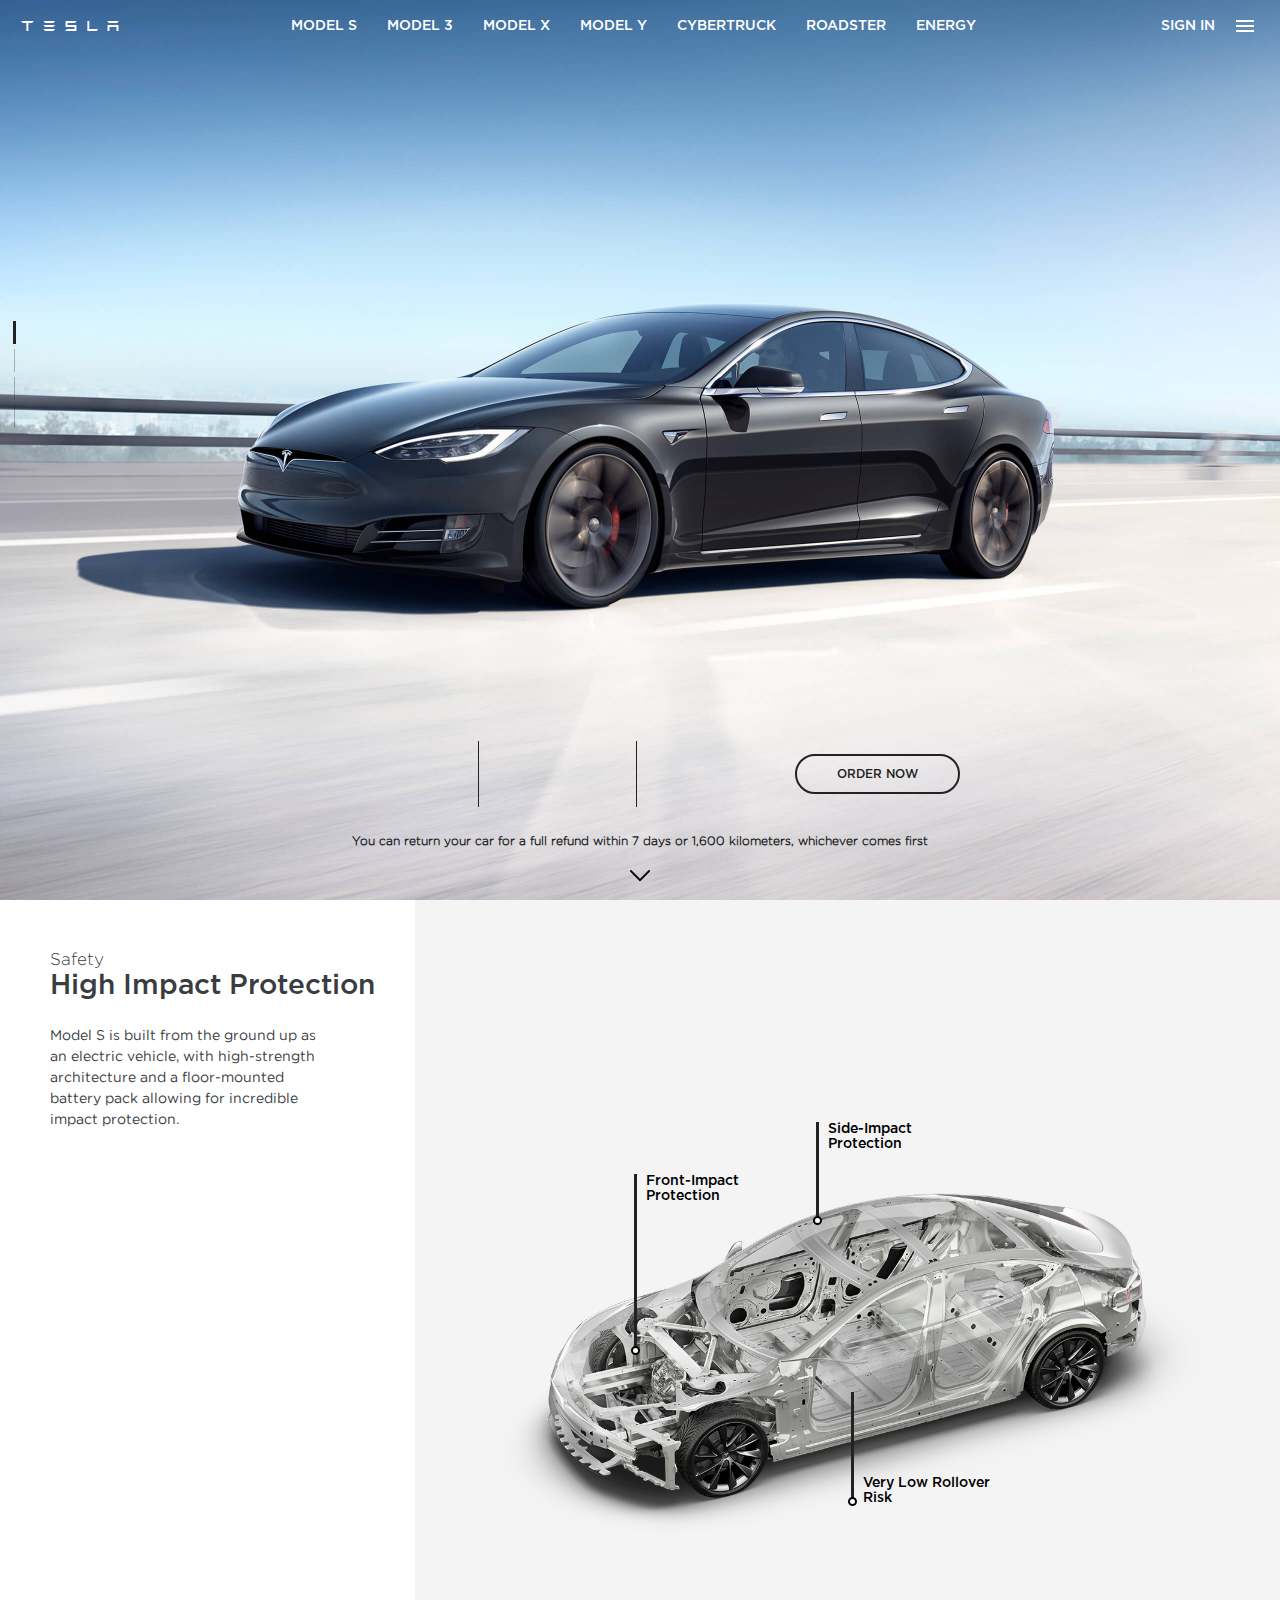
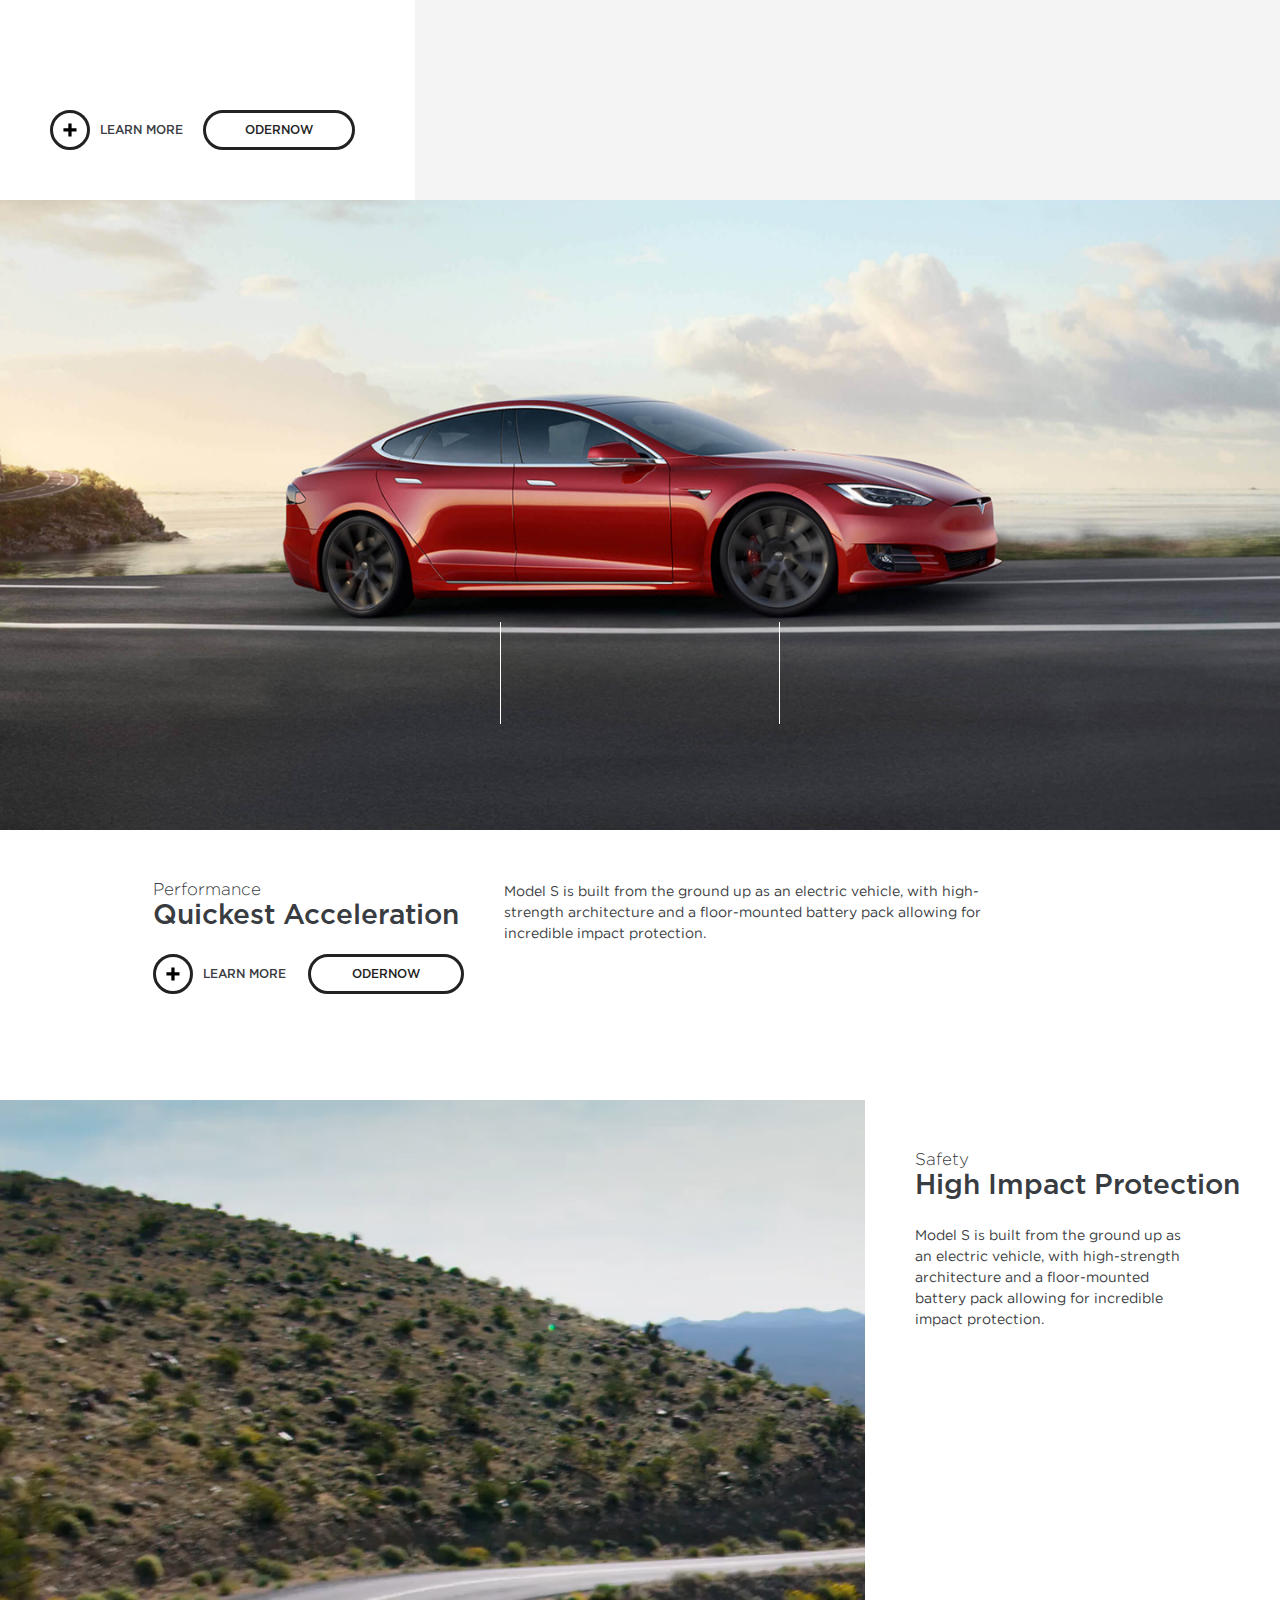
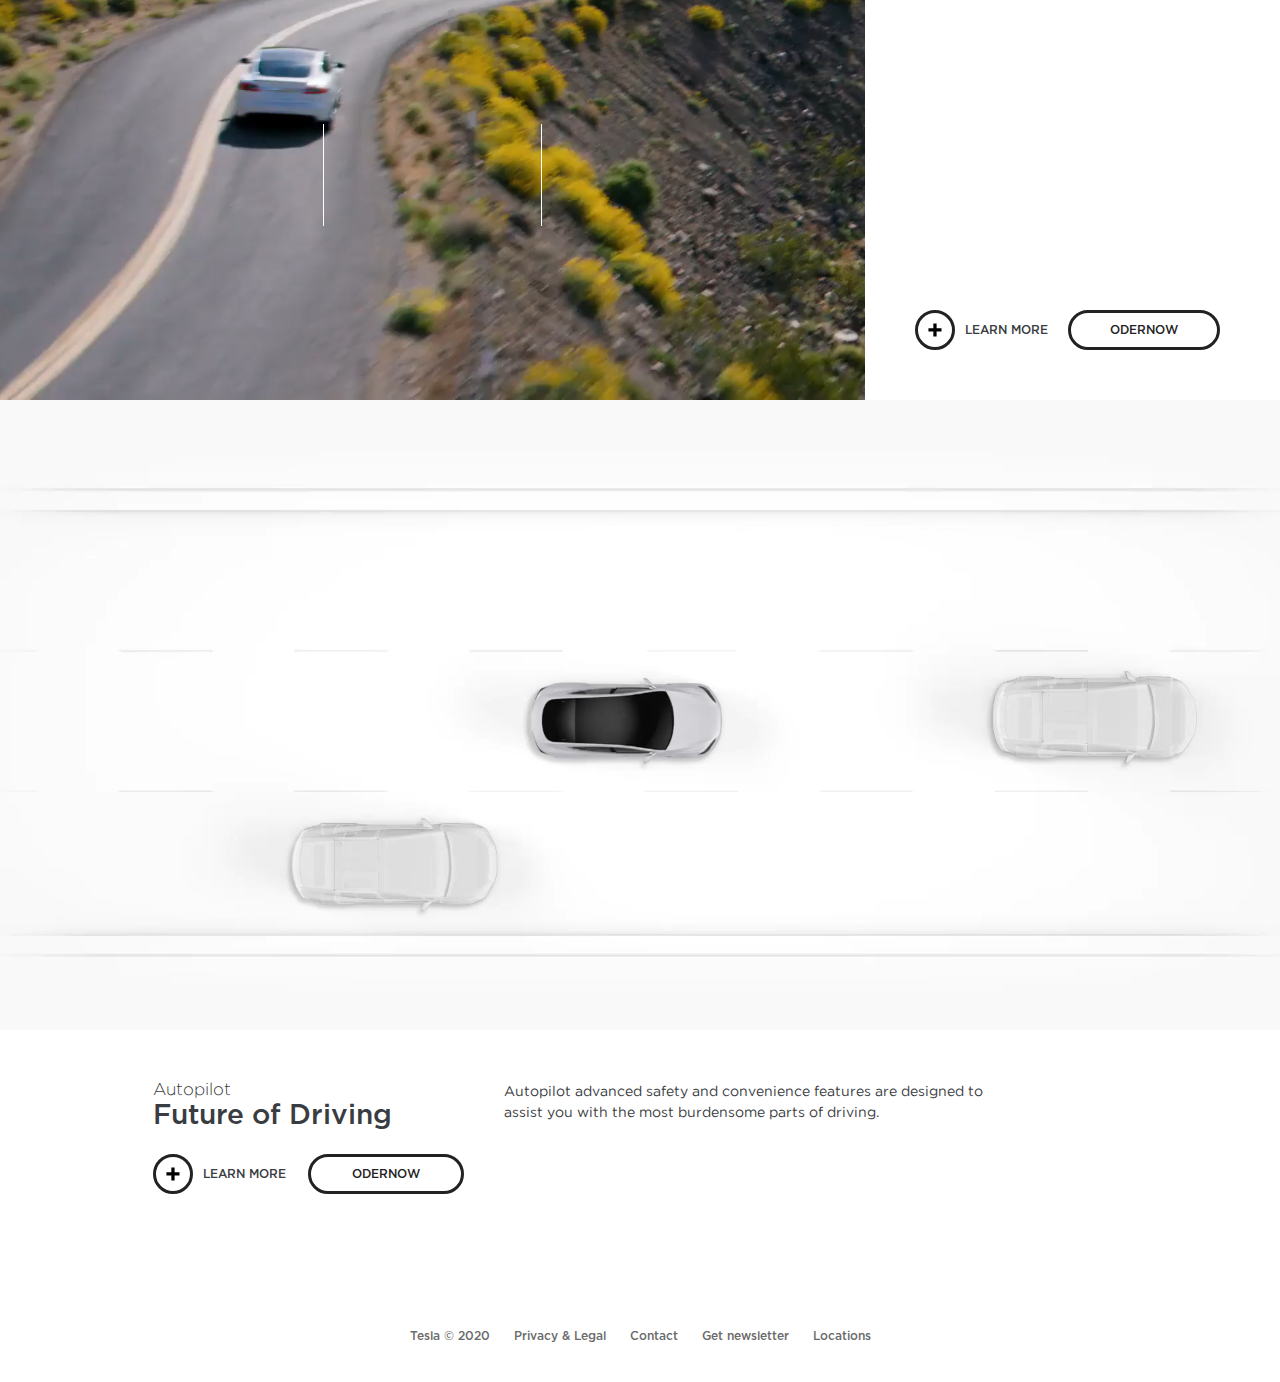
<file: detail.html>
<!DOCTYPE html>
<html lang="en">
  <head>
    <meta charset="UTF-8" />
    <meta name="viewport" content="width=device-width, initial-scale=1.0" />
    <link
      href="https://fonts.googleapis.com/css?family=Rubik:400,500,700&display=swap"
      rel="stylesheet"
    />

    <link rel="stylesheet" href="./css/reset.css" />
    <link rel="stylesheet" href="./css/setting.css" />
    <link rel="stylesheet" href="./css/main.css" />
    <title>Model S | Tesla</title>
  </head>
  <body>
    <div class="wrapper">
      <header class="header">
        <div class="header-container">
          <div class="logo">
            <a href="#" class="logo-link">
              <svg class="logo-link__icon"></svg>
            </a>
          </div>
          <div class="menu">
            <ul class="menu-list">
              <li class="nav--list_item">
                <a href="/en_hk/models" class="nav--list_link">Model S</a>
              </li>
              <li class="nav--list_item">
                <a href="/en_hk/model3" class="nav--list_link">Model 3</a>
              </li>
              <li class="nav--list_item">
                <a href="/en_hk/modelx" class="nav--list_link">Model X</a>
              </li>
              <li class="nav--list_item">
                <a href="/en_hk/modely" class="nav--list_link">Model Y</a>
              </li>
              <li class="nav--list_item">
                <a href="/en_hk/cybertruck" class="nav--list_link"
                  >Cybertruck</a
                >
              </li>
              <li
                class="tds--hide_on_mobile nav--list_item tds-header-nav--roadster"
              >
                <a href="/en_hk/roadster" class="nav--list_link">Roadster</a>
              </li>
              <li class="nav--list_item">
                <a href="/en_hk/energy" class="nav--list_link">Energy</a>
              </li>
            </ul>
          </div>
          <div class="sign_in">
            <a
              href="/en_hk/teslaaccount"
              class="nav--list_link tds-link_for-login tds-header-nav--auth_link"
              >Sign In</a
            >
            <div id="hamburger-bar">
              <div class="hamburger-icons">
                <span></span>
              </div>
            </div>
          </div>
          <div class="nav-second">
            <ul class="nav--list">
              <li class="nav--list_item">
                <a href="#" class="nav--list_link">Existing Inventory</a>
              </li>
              <li class="nav--list_item">
                <a href="#" class="nav--list_link">Used Inventory</a>
              </li>
              <li class="nav--list_item">
                <a href="#" class="nav--list_link">Find Us</a>
              </li>
              <li class="nav--list_item">
                <a href="#" class="nav--list_link">Support</a>
              </li>
              <li class="nav--list_item">
                <a href="#" class="nav--list_link">Get Newsletter</a>
              </li>
              <li class="nav--list_item">
                <a href="#" class="nav--list_link">News</a>
              </li>
              <li class="nav--list_item">
                <a href="#" class="nav--list_link">Semi</a>
              </li>
              <li class="nav--list_item">
                <a href="#" class="nav--list_link">Charging</a>
              </li>
              <li class="nav--list_item">
                <a href="#" class="nav--list_link">Shop</a>
              </li>
            </ul>
          </div>
        </div>
      </header>

      <main class="site-content">
        <div class="layout-main">
          <section class="section">
            <div class="block-system">
              <section class="block__region" data-title="model-s">
                <div class="pannable-carousel">
                  <div class="hero-showcase">
                    <div class="asset-container">
                      <picture class="hero-image">
                        <img
                          src="./image/model-s@2x.jpg"
                          alt="Tesla"
                          class="hero-image"
                        />
                      </picture>
                    </div>
                    <div class="hero-content--container">
                      <div class="hero-content--titles">
                        <div class="hero-container">
                          <span class="header-upper animate--to_reveal"
                            >Tesla</span
                          >
                          <h1 class="header-lower animate--to_reveal">
                            Model S
                          </h1>
                        </div>
                      </div>
                      <div class="product-content--links"></div>
                      <div class="hero-properties">
                        <div class="hero-callout">
                          <div class="callout-center animate--to_reveal">
                            <div class="callout-container">
                              <div class="callout-title">
                                <div class="callout-speedometer">
                                  <div class="speedometer">
                                    <div class="speedometer-circle">
                                      <div
                                        class="speedometer-circle-inner animate--to_reveal"
                                      ></div>
                                    </div>
                                    <div class="speedometer-needle"></div>
                                  </div>
                                  <div class="numbers">
                                    <div class="numbers-digit">
                                      <span
                                        class="number text--section_headline"
                                      >
                                        <span
                                          class="number-inner"
                                          style="--cmp-speedometer-integer-translation: -20%;"
                                        >
                                          0<br />1<br />2<br />3<br />4<br />5<br />6<br />7<br />8<br />9
                                        </span>
                                      </span>
                                      <span
                                        class="number-separater text--section_headline"
                                        >.</span
                                      >
                                      <span
                                        class="number text--section_headline"
                                      >
                                        <span
                                          class="number-inner"
                                          style="--cmp-speedometer-integer-translation: -60%;"
                                        >
                                          0<br />1<br />2<br />3<br />4<br />5<br />6<br />7<br />8<br />9
                                        </span>
                                      </span>
                                    </div>
                                    <span
                                      class="text--section_headline text--item_headline"
                                      >s</span
                                    >
                                  </div>
                                </div>
                              </div>
                              <div class="callout-description">
                                From 0-100 km/h
                              </div>
                            </div>
                          </div>
                          <div class="callout-line"></div>
                          <div
                            class="callout-center animate--to_reveal"
                            style="transition-delay: 0.2s;"
                          >
                            <div class="callout-container">
                              <div class="callout-title">
                                <div class="callout-title--text">
                                  <div class="text--section_headline">804</div>
                                  <div class="text--item_headline">liters</div>
                                </div>
                              </div>
                              <div class="callout-description">
                                Best In Class Storage
                              </div>
                            </div>
                          </div>
                          <div class="callout-line"></div>
                          <div
                            class="callout-center animate--to_reveal"
                            style="transition-delay: 0.4s;"
                          >
                            <div class="callout-container">
                              <div class="callout-title">
                                <div class="callout-title--text">
                                  <div class="text--section_headline">
                                    627
                                  </div>
                                  <div class="text--item_headline">km</div>
                                </div>
                              </div>
                              <div class="callout-description">
                                Range (Est.)
                              </div>
                            </div>
                          </div>
                          <div class="callout-center-btn">
                            <a href="#" class="callout-btn">Order now</a>
                          </div>
                        </div>
                      </div>
                      <div class="hero-content--disclaimers">
                        <div class="hero-disclaimer">
                          <p class="disclaimer">
                            You can return your car for a full refund within 7
                            days or 1,600 kilometers, whichever comes first
                          </p>
                        </div>
                      </div>
                      <button
                        class="icon--bounce icon--arrow icon--animation icon--black"
                      ></button>
                    </div>
                  </div>
                </div>
              </section>
              <section class="block__region" data-title="safety">
                <div class="banner">
                  <div class="banner-image">
                    <div class="assets-wraper">
                      <img src="./image/safety-model-s-hero.png" alt="" />
                      <ul class="banner-image--annotations">
                        <li class="annotations-front">
                          <span class="annotations-text"
                            >Front-Impact Protection</span
                          >
                        </li>
                        <li class="annotations-top">
                          <span class="annotations-text"
                            >Side-Impact Protection</span
                          >
                        </li>
                        <li class="annotations-bottom">
                          <span class="annotations-text"
                            >Very Low Rollover Risk</span
                          >
                        </li>
                      </ul>
                    </div>
                  </div>
                  <div class="banner-content banner-right">
                    <div class="banner-container">
                      <div class="banner-container--top">
                        <h2 class="banner-header">Safety</h2>
                        <h1 class="banner-subheader">
                          High Impact Protection
                        </h1>
                      </div>
                      <div class="banner-container--bottom">
                        <p class="banner-text">
                          Model S is built from the ground up as an electric
                          vehicle, with high-strength architecture and a
                          floor-mounted battery pack allowing for incredible
                          impact protection.
                        </p>
                        <div class="banner-space"></div>
                        <div class="banner-buttons">
                          <div class="btn--lear-more">
                            <i class="icon-plus"></i> Learn More
                          </div>
                          <a href="#" class="btn--ouline">OderNow</a>
                        </div>
                      </div>
                    </div>
                  </div>
                </div>
              </section>
              <section class="block__region" data-title="powereverything">
                <div class="banner banner-column">
                  <div class="banner-image-clm">
                    <div class="assets-wraper-clm">
                      <img src="./image/model-s-performance.jpg" alt="" />
                      <div class="hero-properties-banner">
                        <div class="hero-callout">
                          <div class="callout-center animate--to_reveal">
                            <div class="callout-container">
                              <div class="callout-title">
                                <div class="callout-title--text">
                                  <div
                                    class="text--section_headline text--white--left"
                                  >
                                    AWD
                                  </div>
                                </div>
                              </div>
                              <div
                                class="callout-description text--white--left"
                              >
                                Dual Motor All-Wheel Drive instantly controls
                                traction and torque, in all weather conditions
                              </div>
                            </div>
                          </div>
                          <div class="callout-line"></div>
                          <div
                            class="callout-center animate--to_reveal"
                            style="transition-delay: 0.2s;"
                          >
                            <div class="callout-container">
                              <div class="callout-title">
                                <div class="callout-speedometer">
                                  <div class="speedometer">
                                    <div class="speedometer-circle">
                                      <div
                                        class="speedometer-circle-inner animate--to_reveal"
                                      ></div>
                                    </div>
                                    <div class="speedometer-needle"></div>
                                  </div>
                                  <div class="numbers">
                                    <div class="numbers-digit">
                                      <span
                                        class="number text--section_headline text--white--left"
                                      >
                                        <span
                                          class="number-inner"
                                          style="--cmp-speedometer-integer-translation: -20%;"
                                        >
                                          0<br />1<br />2<br />3<br />4<br />5<br />6<br />7<br />8<br />9
                                        </span>
                                      </span>
                                      <span
                                        class="number-separater text--section_headline text--white--left"
                                        >.</span
                                      >
                                      <span
                                        class="number text--section_headline text--white--left"
                                      >
                                        <span
                                          class="number-inner"
                                          style="--cmp-speedometer-integer-translation: -60%;"
                                        >
                                          0<br />1<br />2<br />3<br />4<br />5<br />6<br />7<br />8<br />9
                                        </span>
                                      </span>
                                    </div>
                                    <span
                                      class="text--section_headline text--item_headline text--white--left"
                                      >s</span
                                    >
                                  </div>
                                </div>
                              </div>
                              <div
                                class="callout-description text--white--left"
                              >
                                The quickest acceleration of any production
                                sedan on earth—from zero to 100 km/h in as
                                little as 2.6 seconds
                              </div>
                            </div>
                          </div>
                          <div class="callout-line"></div>
                          <div
                            class="callout-center animate--to_reveal"
                            style="transition-delay: 0.4s;"
                          >
                            <div class="callout-container">
                              <div class="callout-title">
                                <div class="callout-title--text">
                                  <div
                                    class="text--section_headline text--white--left"
                                  >
                                    250
                                  </div>
                                  <div
                                    class="text--item_headline text--white--left"
                                  >
                                    km
                                  </div>
                                </div>
                              </div>
                              <div
                                class="callout-description text--white--left"
                              >
                                Improved handling and aerodynamics allow for a
                                top speed of 250 km/h
                              </div>
                            </div>
                          </div>
                        </div>
                      </div>
                    </div>
                  </div>
                  <div class="banner-content-clm">
                    <div class="banner-container">
                      <div class="banner-container--top">
                        <h2 class="banner-header">Performance</h2>
                        <h1 class="banner-subheader">
                          Quickest Acceleration
                        </h1>
                        <div class="banner-buttons">
                          <div class="btn--lear-more">
                            <i class="icon-plus"></i> Learn More
                          </div>
                          <a href="#" class="btn--ouline">OderNow</a>
                        </div>
                      </div>
                      <div class="banner-container--bottom">
                        <p class="banner-text">
                          Model S is built from the ground up as an electric
                          vehicle, with high-strength architecture and a
                          floor-mounted battery pack allowing for incredible
                          impact protection.
                        </p>
                      </div>
                    </div>
                  </div>
                </div>
              </section>
              <section class="block__region" data-title="modely">
                <div class="banner">
                  <div class="banner-image">
                    <div class="assets-wraper-clm">
                      <video
                        src="./image/range.mp4"
                        class="banner-video"
                        autoplay
                        loop
                      ></video>
                      <div class="hero-properties-banner">
                        <div class="hero-callout full-size">
                          <div class="callout-center animate--to_reveal">
                            <div class="callout-container">
                              <div class="callout-title">
                                <div class="callout-title--text">
                                  <div
                                    class="text--section_headline text--white--left"
                                  >
                                    627
                                  </div>
                                  <div
                                    class="text--item_headline text--white--left"
                                  >
                                    km
                                  </div>
                                </div>
                              </div>
                              <div
                                class="callout-description text--white--left"
                              >
                                The longest electric range of any car on the
                                road—up to 627 kilometers
                              </div>
                            </div>
                          </div>
                          <div class="callout-line"></div>
                          <div
                            class="callout-center animate--to_reveal"
                            style="transition-delay: 0.2s;"
                          >
                            <div class="callout-container">
                              <div class="callout-title">
                                <div class="callout-title--text">
                                  <div
                                    class="text--section_headline text--white--left"
                                  >
                                    15
                                  </div>
                                  <div
                                    class="text--item_headline text--white--left"
                                  >
                                    min
                                  </div>
                                </div>
                              </div>
                              <div
                                class="callout-description text--white--left"
                              >
                                Recharge up to 219 kilometers in 15 minutes at
                                any Supercharger location
                              </div>
                            </div>
                          </div>
                          <div class="callout-line"></div>
                          <div
                            class="callout-center animate--to_reveal"
                            style="transition-delay: 0.4s;"
                          >
                            <div class="callout-container">
                              <div class="callout-title">
                                <div class="callout-title--text">
                                  <div
                                    class="text--section_headline text--white--left"
                                  >
                                    16,000
                                  </div>
                                  <div
                                    class="text--item_headline text--white--left"
                                  >
                                    +
                                  </div>
                                </div>
                              </div>
                              <div
                                class="callout-description text--white--left"
                              >
                                Superchargers placed along well-traveled routes
                                around the world
                              </div>
                            </div>
                          </div>
                        </div>
                      </div>
                    </div>
                  </div>
                  <div class="banner-content">
                    <div class="banner-container">
                      <div class="banner-container--top">
                        <h2 class="banner-header">Safety</h2>
                        <h1 class="banner-subheader">
                          High Impact Protection
                        </h1>
                      </div>
                      <div class="banner-container--bottom">
                        <p class="banner-text">
                          Model S is built from the ground up as an electric
                          vehicle, with high-strength architecture and a
                          floor-mounted battery pack allowing for incredible
                          impact protection.
                        </p>
                        <div class="banner-space"></div>
                        <div class="banner-buttons">
                          <div class="btn--lear-more">
                            <i class="icon-plus"></i> Learn More
                          </div>
                          <a href="#" class="btn--ouline">OderNow</a>
                        </div>
                      </div>
                    </div>
                  </div>
                </div>
              </section>
              <section class="block__region" data-title="powereverything">
                <div class="banner banner-column">
                  <div class="banner-image-clm">
                    <div class="assets-wraper-clm">
                      <video
                        src="./image/autopilot_1.mp4"
                        class="banner-video"
                        autoplay
                        loop
                      ></video>
                      <div class="hero-properties-banner-left">
                        <div class="hero-callout-left">
                          <div class="callout-center animate--to_reveal">
                            <div class="callout-container">
                              <div class="callout-title">
                                <div class="callout-title--text">
                                  <div
                                    class="text--section_headline text--white"
                                  >
                                    360°
                                  </div>
                                </div>
                              </div>
                              <div class="callout-description text--left">
                                Rear, side and forward-facing cameras provide
                                maximum visibility
                              </div>
                            </div>
                          </div>
                          <div class="callout-line"></div>
                          <div
                            class="callout-center animate--to_reveal"
                            style="transition-delay: 0.2s;"
                          >
                            <div class="callout-container">
                              <div class="callout-title">
                                <div class="callout-title--text">
                                  <div
                                    class="text--section_headline text--white"
                                  >
                                    160
                                  </div>
                                  <div class="text--item_headline text--white">
                                    m
                                  </div>
                                </div>
                              </div>
                              <div class="callout-description text--left">
                                Forward-facing radar provides a long-range view
                                of distant objects
                              </div>
                            </div>
                          </div>
                          <div class="callout-line"></div>
                          <div
                            class="callout-center animate--to_reveal"
                            style="transition-delay: 0.4s;"
                          >
                            <div class="callout-container">
                              <div class="callout-title">
                                <div class="callout-title--text">
                                  <div
                                    class="text--section_headline text--white"
                                  >
                                    250
                                  </div>
                                  <div class="text--item_headline text--white">
                                    km
                                  </div>
                                </div>
                              </div>
                              <div class="callout-description text--left">
                                Improved handling and aerodynamics allow for a
                                top speed of 250 km/h
                              </div>
                            </div>
                          </div>
                        </div>
                      </div>
                    </div>
                  </div>
                  <div class="banner-content-clm">
                    <div class="banner-container">
                      <div class="banner-container--top">
                        <h2 class="banner-header">Autopilot</h2>
                        <h1 class="banner-subheader">
                          Future of Driving
                        </h1>
                        <div class="banner-buttons">
                          <div class="btn--lear-more">
                            <i class="icon-plus"></i> Learn More
                          </div>
                          <a href="#" class="btn--ouline">OderNow</a>
                        </div>
                      </div>
                      <div class="banner-container--bottom">
                        <p class="banner-text">
                          Autopilot advanced safety and convenience features are
                          designed to assist you with the most burdensome parts
                          of driving.
                        </p>
                      </div>
                    </div>
                  </div>
                </div>
              </section>
              <ul class="side_nav-container tds-list hero-nav">
                <li
                  class="side_nav-item side_nav-item--selected"
                  data-title="model-s"
                >
                  <div class="side_nav-tab"></div>
                  <div class="side_nav-label" data-button-text="model-s">
                    Tesla
                  </div>
                </li>
                <li class="side_nav-item" data-title="safety">
                  <div class="side_nav-tab"></div>
                  <div class="side_nav-label" data-button-text="safety">
                    Discover Tesla
                  </div>
                </li>
                <li class="side_nav-item " data-title="powereverything">
                  <div class="side_nav-tab"></div>
                  <div
                    class="side_nav-label"
                    data-button-text="Power Everything"
                  >
                    Power Everything
                  </div>
                </li>
                <li class="side_nav-item " data-title="modely">
                  <div class="side_nav-tab"></div>
                  <div class="side_nav-label" data-button-text="Model Y">
                    Model Y
                  </div>
                </li>
              </ul>
            </div>
          </section>
        </div>
      </main>

      <footer class="footer-content">
        <div class="footer-container">
          <ul class="footer-list">
            <li class="footer-item--link">Tesla © 2020</li>
            <li class="footer-item--link">Privacy & Legal</li>
            <li class="footer-item--link">Contact</li>
            <li class="footer-item--link">Get newsletter</li>
            <li class="footer-item--link">Locations</li>
          </ul>
        </div>
      </footer>
    </div>
    <!-- <script src="./js/fullpage.min.js"></script> -->

    <script src="./js/main.js"></script>
  </body>
</html>
</file>
<file: css/setting.css>
@font-face {
  font-family: Gotham Medium;
  src: url(../font/GothamMedium.otf) format('opentype');
}

@font-face {
  font-family: Gotham Light;
  src: url(../font/GothamLightRegular.otf) format('opentype');
}

@font-face {
  font-family: Gotham Book;
  src: url(../font/GothamBookRegular.otf) format('opentype');
}

:root {
  --primary-color: #ff817e;
  --gray-dark: #263a41;
  --gray-light: #888;
  --white: white;
  --black: black;
  --bg-block: #fff9f8;
  --primary-font: 'Gotham Medium';
  --secondary-font: 'Gotham Light';
  --third-font: 'Gotham Book';
  --wrapper: 192rem;
  --container: 117rem;
}
*,
*:before,
*:after {
  box-sizing: border-box;
}
html {
  font-size: 62.5%;
}
body {
  font-family: var(--primary-font);
  font-weight: 300;
  color: var(--black);
  background-color: var(--white);
}
img {
  display: block;
  max-width: 100%;
}
a {
  display: block;
  text-decoration: none;
}
.wrapper {
  max-width: var(--wrapper);
  margin-left: auto;
  margin-right: auto;
}
.container {
  max-width: var(--container);
  padding-left: 1.5rem;
  padding-right: 1.5rem;
  margin-left: auto;
  margin-right: auto;
}
</file>
<file: css/main.css>
.logo-link__icon {
  background-image: url([data-uri]);
  background-repeat: no-repeat;
  max-width: 100%;
  overflow: hidden;
  background-size: contain;
  height: 100%;
  background-position: center;
  filter: invert(1);
}

.header {
  z-index: 999;
}

.header-container {
  padding: 0px 20px;
  display: flex;
  align-items: center;
  justify-content: space-between;
  height: 52px;
}

.logo {
  height: 100%;
}

a.logo-link {
  height: 100%;
  width: 100px;
}

ul.menu-list {
  display: flex;
}

a.nav--list_link {
  color: #fff;
  font-size: 14px;
  font-weight: 400;
  font-family: var(--primary-font);
  margin: 0px 15px;
  line-height: 18px;
  text-transform: uppercase;
}

a.nav--list_link:hover {
  color: #bbbdbf;
}

.pannable-carousel--default {
  min-height: 100vh;
}

.asset-container {
  height: 100vh;
  width: 100%;
  overflow: hidden;
}

img.image,
.hero-image {
  height: 100%;
  width: 100%;
  object-fit: cover;
}

img.image {
  transition: all 0.5s ease 0s;
}

.product-content--container,
.hero-content--container {
  position: absolute;
  top: 15%;
  bottom: 0;
  left: 0;
  right: 0;
  display: flex;
  flex-direction: column;
  align-items: center;
  justify-content: flex-end;
}

.product-content--container {
  opacity: 0;
}

.header {
  position: absolute;
  width: 100%;
}

.product-content--links {
  flex-grow: 1;
}

.product-content--titles {
  display: flex;
  padding-top: 24px;
}

h1.top-caption,
.header-lower {
  font-size: 40px;
  color: #fff;
  line-height: 40px;
}

h1.top-caption {
  transition: all 1s ease;
}

.button-group {
  padding-top: 20px;
  display: none;
}

a.btn-radius {
  font-size: 12px;
  padding: 5px 40px;
  border: 3px solid #fff;
  border-radius: 100px;
  color: #fff;
  line-height: 1.2;
  min-height: 40px;
  margin: 8px;
  display: inline-flex;
  align-items: center;
  min-width: 250px;
  width: auto;
  justify-content: center;
  text-transform: uppercase;
}

.product--is-active {
  display: flex !important;
}

.btn--outline {
  transition: all 0.3s;
}
.btn--white,
.btn--outline:hover {
  background-color: #fff !important;
  color: #444444 !important;
}

ul.carousel-indicators {
  display: flex;
  line-height: 1.5;
}

button.carousel-indicator {
  width: 10px;
  height: 10px;
  border-radius: 50%;
  border: 3px solid gray;
  background-color: transparent;
  padding: 0;
  margin: 0 4px;
  cursor: pointer;
}

.disclaimer {
  font-size: 12px;
  color: #fff;
  line-height: 1.5;
}

.product-disclaimer {
  display: none;
  min-height: 48px;
}

.icon--arrow {
  background-image: url([data-uri]);
  background-size: contain;
  background-color: transparent;
  border: none;
  filter: invert(1);
  margin-bottom: 10px;
  outline: none;
  background-repeat: no-repeat;
}

.icon--bounce {
  width: 20px;
  height: 20px;
  cursor: pointer;
}

.icon--animation {
  animation: any 2s linear 0s infinite;
}

@keyframes any {
  0%,
  20%,
  50%,
  80%,
  100% {
    transform: translateY(0);
  }
  40% {
    transform: translateY(5px);
  }
  60% {
    transform: translateY(3px);
  }
}

.carousel-indicator--is-active {
  background-color: #fff !important;
  border: 3px solid #fff !important;
}

.animation-zoom {
  transform: scale(2) translate(-30px, -35px);
}

.block__region {
  position: relative;
}

.animate--slide_and_fade {
  opacity: 0;
  transform: translateX(4vh);
  transition: opacity 0.75s ease-in 0s !important;
}

.animate--slide_and_fade.product--is-active {
  opacity: 1 !important;
  transform: translateY(0) !important;
  transition: all 0.75s ease-in 0s !important;
}

.product-content--titles > div {
  display: none;
}

.animate_large--revealed {
  opacity: 1;
  transition: opacity 1.5s cubic-bezier(0.165, 0.84, 0.44, 1);
  transform: translateX();
}

.animate--slide_to_left {
  animation: sildeToLeft 0.5s ease;
}

.animate--slide_to_right {
  animation: sildeToRight 0.5s ease;
}

@keyframes sildeToLeft {
  from {
    opacity: 0;
    transform: translateX(20vh);
  }
  to {
    opacity: 1;
    transform: translateX(0);
  }
}

@keyframes sildeToRight {
  from {
    opacity: 0;
    transform: translateX(-20vh);
  }
  to {
    opacity: 1;
    transform: translateX(0);
  }
}

.side_nav-container {
  display: block;
  left: 0;
  margin-top: -78px;
  position: fixed;
  top: 50%;
  transform: translateY(-50%);
  z-index: 5;
}

.side_nav-item {
  cursor: pointer;
  margin: 0;
  position: relative;
  width: 60px;
  padding-bottom: 0;
}

.side_nav-item--selected .side_nav-tab {
  width: 3px;
  color: #fff;
  opacity: 1;
  margin-left: 13px;
}

.hero-nav .side_nav-item--selected .side_nav-tab {
  background-color: #222;
}

.hero-nav .side_nav-tab {
  background-color: #000;
}

.side_nav-tab {
  background-color: #ffffff;
  margin: 5px 0 0 14px;
  opacity: 0.25;
  width: 1px;
  height: 23px;
  transition: all 0.2s ease;
}

.side_nav-label {
  float: left;
  color: #fff;
  font-size: 10px;
  font-weight: 400;
  left: 0;
  letter-spacing: 0.02em;
  margin-left: 24px;
  pointer-events: none;
  position: absolute;
  text-transform: uppercase;
  top: 0;
  line-height: 2;
  transition: opacity 0.1s ease;
  width: 300px;
  opacity: 0;
}

.hero-nav .side_nav-label {
  color: #222;
}

.side_nav-item:hover .side_nav-label {
  opacity: 1;
}

.pannable-carousel--default,
.hero-showcase {
  position: relative;
}

.footer-container {
  padding: 30px 0 40px 0;
}

ul.footer-list {
  display: flex;
  justify-content: center;
}

li.footer-item--link {
  color: #6b6b6b;
  font-size: 12px;
  margin: 0 12px;
}

.video-hero-page {
  width: 100vw;
  height: 100vh;
  object-fit: cover;
}

.sign_in {
  display: flex;
  justify-content: center;
  align-items: center;
}

#hamburger-bar {
  width: 30px;
  height: 30px;
  display: flex;
  justify-content: center;
  align-items: center;
  z-index: 500;
}

.hamburger-icons {
  width: 18px;
  height: 18px;
  position: relative;
  transform: rotate(0deg);
  transition: 0.5s ease-in-out;
  cursor: pointer;
  display: flex;
  align-items: center;
}

#hamburger-bar span {
  height: 2px;
  width: 100%;
  background: #fff;
  opacity: 1;
  transform: rotate(0deg);
  transition: 0.25s ease-in-out;
}

#hamburger-bar span::before,
#hamburger-bar span::after {
  content: '';
  position: absolute;
  height: 2px;
  width: 100%;
  background: #fff;
  opacity: 1;
  transform: rotate(0deg);
  transition: 0.25s ease-in-out;
}

#hamburger-bar span::before {
  top: 5px;
}

#hamburger-bar span::after {
  top: -5px;
}

#hamburger-bar.open span::before {
  top: 0px;
  transform: rotate(135deg);
  background-color: #000;
}

#hamburger-bar.open span {
  background-color: transparent;
}

#hamburger-bar.open span::after {
  top: 0px;
  transform: rotate(-135deg);
  background-color: #000;
}

.nav-second {
  width: 312px;
  height: 100vh;
  position: fixed;
  top: 0;
  right: 0;
  padding: 52px 20px 20px;
  border: 1px solid rgb(56, 56, 56, 0.5);
  background-color: #fff;
  transform: translateX(312px);
  transition: transform 0.3s ease-in;
}

.nav-second.active {
  transform: translateX(0);
}

.nav-second .nav--list_item .nav--list_link {
  padding: 25px 15px;
  color: #000;
  margin: 0;
  border-bottom: 1px solid #d0d1d2;
}

.icon--black {
  filter: none !important;
}

.hero-container {
  display: flex;
  flex-direction: column;
  align-items: center;
}

.header-upper {
  font-size: 20px;
  font-weight: 500;
  color: #fff;
  font-family: var(--secondary-font);
  line-height: 2;
}

.speedometer {
  background-image: url([data-uri]);
  background-repeat: no-repeat;
  width: 44px;
  height: 27px;
  background-size: 100% auto;
  position: relative;
  margin-right: 10px;
}

.speedometer-circle {
  position: absolute;
  width: 30px;
  height: 15px;
  bottom: 3.5px;
  left: 7px;
  overflow: hidden;
}

.speedometer-circle-inner {
  background-image: url([data-uri]);
  background-repeat: no-repeat;
  width: 30px;
  height: 15.5px;
  background-size: 100% auto;
  position: absolute;
  bottom: 0;
  left: 0;
}

.hero-callout {
  margin: 25px 0;
}

.speedometer-needle {
  background-image: url([data-uri]);
  background-repeat: no-repeat;
  background-size: 100%;
  width: 4.5px;
  height: 17px;
  position: absolute;
  left: 20px;
  bottom: 2px;
  transform: rotate(-94deg);
  transform-origin: 30% 82%;
  transition: transform 1.733s cubic-bezier(0.77, 0, 0.175, 1) 0s;
}

.callout-speedometer {
  display: flex;
  align-items: center;
}

.numbers-digit {
  display: flex;
}

span.number {
  line-height: 36px;
  height: 36px;
  overflow: hidden;
}

.text--section_headline {
  font-size: 28px;
  color: #222;
  letter-spacing: -0.5px;
}

span.number-separater {
  display: flex;
  align-items: center;
}

.numbers {
  display: flex;
  align-items: center;
}

.callout-description {
  text-align: center;
  font-size: 12px;
  font-family: var(--secondary-font);
  font-weight: bold;
  line-height: 1.5;
}

.callout-title {
  min-height: 48px;
  display: flex;
  align-items: center;
}

.callout-center {
  width: 25%;
  display: flex;
  justify-content: center;

  transition: opacity 0.2s ease;
}

.hero-callout {
  margin: 25px 0;
  display: flex;
  justify-content: center;
}

.hero-properties {
  width: 640px;
}

.callout-line {
  background-color: #222;
  width: 1px;
}

.text--item_headline {
  font-size: 24px;
  padding-left: 3px;
}

.callout-title--text {
  display: flex;
  line-height: 36px;
  align-items: baseline;
}

.callout-center-btn {
  display: flex;
  justify-content: center;
  align-items: center;
}

.callout-btn {
  height: 40px;
  background-color: transparent;
  border: 2px solid #222;
  border-radius: 20px;
  font-size: 12px;
  color: #222;
  width: 100%;
  font-weight: 400;
  text-transform: uppercase;
  line-height: 36px;
  padding: 0 40px;
  white-space: nowrap;
  transition: all 0.5s ease;
}

.callout-btn:hover {
  background-color: #222;
  color: #fff;
}

.hero-content--disclaimers {
  margin-bottom: 20px;
}

.hero-disclaimer .disclaimer {
  color: #222;
  font-family: var(--secondary-font);
  font-weight: bold;
}

.speedometer-circle-inner.animate--to_reveal {
  transform: rotate(-180deg);
  transform-origin: 50% 95% 0;
  transition: transform 1.733s cubic-bezier(0.77, 0, 0.175, 1) 0s;
}

.speedometer-circle-inner.animate--reveal {
  transform: rotate(0);
}

.speedometer-needle.animate--reveal {
  transform: rotate(90deg);
}

.number-inner {
  display: inline-block;
  transform: translateY(0);
  transition: transform 1.733s cubic-bezier(0.77, 0, 0.175, 1) 0s;
}

.number-inner.animate--reveal {
  transform: translateY(var(--cmp-speedometer-integer-translation));
}

.banner {
  display: flex;
  height: 100vh;
}

.banner-image {
  background-color: rgb(244, 244, 244);
  width: 100%;
  display: flex;
  justify-content: center;
  align-items: center;
}

.banner-content {
  min-width: 415px;
  width: 415px;
  min-height: 100vh;
}

.banner-right {
  order: -1;
}

.banner-container {
  padding: 50px 20px 50px 50px;
  color: #393c41;
  display: flex;
  flex-direction: column;
  height: 100%;
}

.banner-container--top {
  margin-bottom: 20px;
}

h2.banner-header {
  font-size: 17px;
  font-weight: 500;
  line-height: 18px;
  font-family: var(--secondary-font);
}

h1.banner-subheader {
  font-size: 28px;
  line-height: 36px;
}

.banner-container--bottom {
  display: flex;
  flex-direction: column;
  justify-content: center;
  height: 100%;
}

.assets-wraper img {
  width: 100%;
  object-fit: cover;
}

.banner-space {
  flex-grow: 1;
}

p.banner-text {
  font-size: 14px;
  line-height: 21px;
  font-family: var(--third-font);
  font-weight: 400;
  width: 83%;
}

.icon-plus {
  background-image: url([data-uri]);
  width: 40px;
  height: 40px;
  background-size: cover;
  border: 3px solid #222;
  border-radius: 50%;
  margin-right: 10px;
}

.banner-buttons {
  padding-right: 40px;
  display: flex;
}

.btn--lear-more {
  width: 50%;
  display: flex;
  align-items: center;
  font-size: 12px;
  text-transform: uppercase;
}

a.btn--ouline {
  width: 50%;
  text-align: center;
  height: 40px;
  color: #222;
  font-size: 12px;
  text-transform: uppercase;
  border: 3px solid #222;
  border-radius: 20px;
  display: flex;
  align-items: center;
  justify-content: center;
}

.assets-wraper {
  max-width: 166vh;
  margin: 0 auto;
  position: relative;
  height: auto;
}

ul.banner-image--annotations {
  position: absolute;
  top: 0;
  left: 0;
  bottom: 0;
  right: 0;
}

.banner-image--annotations li {
  position: absolute;
  font-size: 14px;
  line-height: 15px;
  width: 100%;
}

.banner-image--annotations li:last-child {
  display: flex;
  justify-content: center;
  align-items: flex-end;
}

.annotations-front {
  height: 35%;
  left: 25%;
  max-width: 18%;
  top: 16%;
}

.annotations-top {
  height: 20%;
  left: 46%;
  max-width: 18%;
  top: 6%;
}

.annotations-bottom {
  height: 22%;
  left: 50%;
  top: 58%;
  max-width: 18%;
}

.banner-image--annotations li::after,
.banner-image--annotations li::before {
  content: '';
  position: absolute;
  transition: all 1s cubic-bezier(0.23, 1, 0.32, 1);
}

.banner-image--annotations li::before {
  width: 3px;
  background-color: #222;
  top: 0;
  left: 3px;
  bottom: 1px;
}

.banner-image--annotations li::after {
  background-color: #fff;
  border: 2px solid #000;
  border-radius: 8px;
  bottom: 0;
  box-sizing: initial;
  height: 5px;
  left: 0;
  width: 5px;
}

.annotations-text {
  position: absolute;
  left: 15px;
}

.banner-column {
  flex-direction: column;
}

.banner-image-clm {
  height: 70%;
}

.banner-content-clm {
  height: 30%;
}

.assets-wraper-clm {
  height: 100%;
  position: relative;
}

.assets-wraper-clm img {
  height: 100%;
  width: 100%;
  object-fit: cover;
}

.banner-content-clm .banner-container {
  flex-direction: row;
  width: 975px;
  margin: 0 auto;
  padding-left: 0;
  padding-right: 0;
}

.banner-content-clm .banner-container--top {
  min-width: 351px;
}

.banner-content-clm .banner-container--bottom {
  justify-content: flex-start;
}

.banner-content-clm .banner-buttons {
  margin-top: 20px;
}

.hero-properties-banner {
  bottom: 0;
  position: absolute;
  height: 50%;
  width: 100%;
  display: flex;
  align-items: center;
  justify-content: center;
}

.assets-wraper-clm .hero-callout {
  width: 87%;
}

.assets-wraper-clm .speedometer {
  filter: invert(1);
}

.text--white--left {
  color: #fff;
  text-align: left;
}

.text--left {
  text-align: left;
}

.assets-wraper-clm .callout-line {
  background-color: #fff;
}

.assets-wraper-clm .callout-center {
  padding: 0 20px 0 20px;
}

video.banner-video {
  width: 100%;
  height: 100%;
  object-fit: cover;
}

.full-size {
  width: 100% !important;
}

.hero-properties-banner-left {
  position: absolute;
  top: 0;
  bottom: 0;
  left: 0;
  width: 35%;
}

.hero-callout-left {
  height: 100%;
  display: flex;
  flex-flow: column nowrap;
  justify-content: center;
  align-items: center;
}

.hero-callout-left .callout-center {
  width: 60%;
  justify-content: flex-start;
  height: 30%;
  align-items: center;
}
/* ANIMATION*/

.banner-buttons.animate--to_reveal,
.banner-text.animate--to_reveal,
.banner-container--top.animate--to_reveal,
.annotations-text.animate--to_reveal,
.header-lower.animate--to_reveal,
.header-upper.animate--to_reveal {
  opacity: 0;
  transform: translateY(30px);
  transition: all 0.5s ease;
}

.banner-image--annotations li.animate--to_reveal::after,
.banner-image--annotations li.animate--to_reveal::before {
  transform: scaleY(0);
}

.callout-center.animate--to_reveal {
  opacity: 0;
}

.banner-buttons.animate--to_reveal,
.banner-text.animate--to_reveal,
.banner-container--top.animate--to_reveal,
.annotations-text.animate--to_reveal,
.header-lower.animate--reveal,
.header-upper.animate--reveal,
.callout-center.animate--reveal {
  opacity: 1;
  transform: translateY(0);
}

.banner-image--annotations li.animate--reveal::after,
.banner-image--annotations li.animate--reveal::before {
  transform: scaleY(1);
}
</file>
